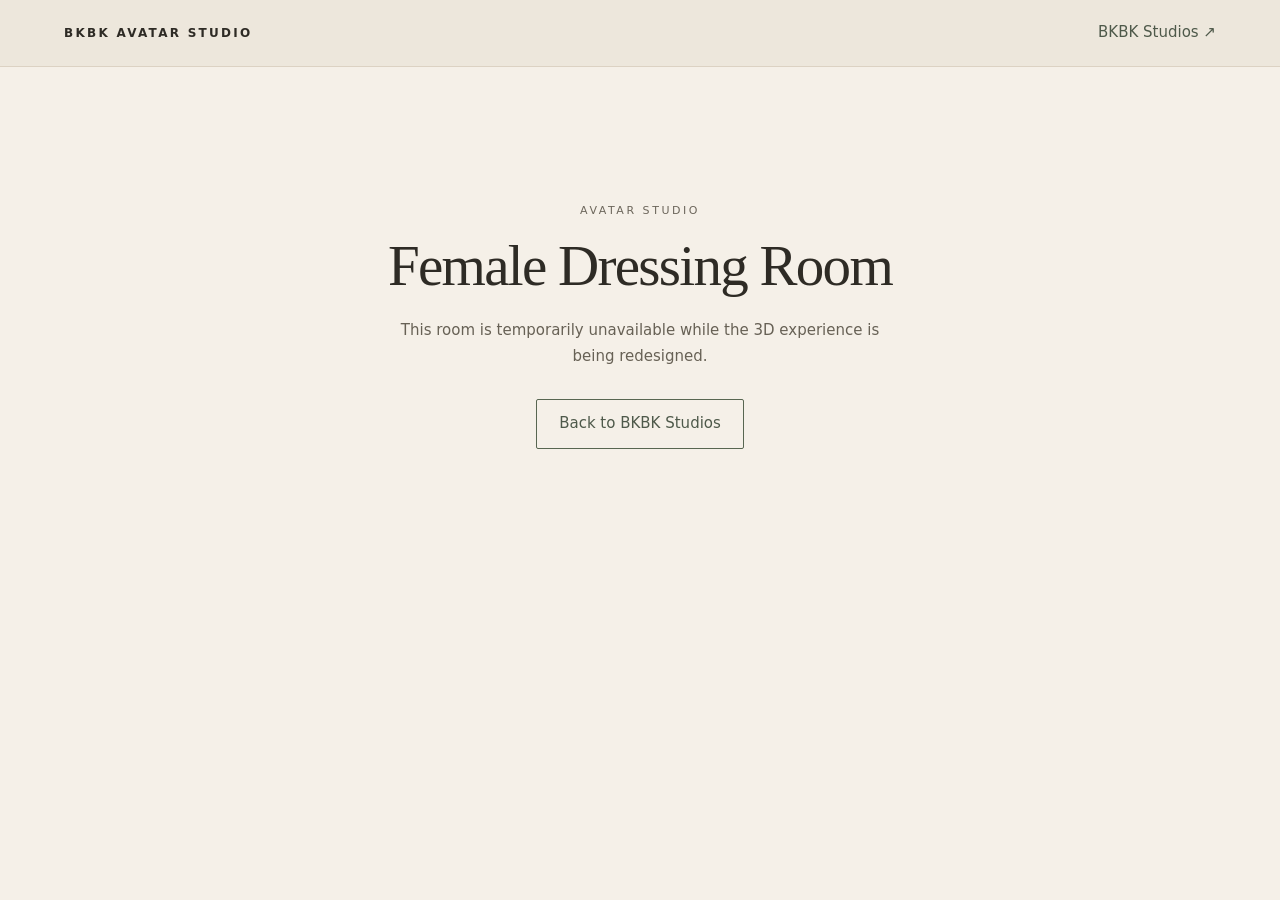
<file: bkbk-avatar-female.html>
<!doctype html>
<html lang="en">
<head>
<meta charset="utf-8"><meta name="viewport" content="width=device-width,initial-scale=1">
<title>BKBK Avatar Studio | Female Dressing Room</title>
<meta name="robots" content="noindex">
<style>
*{box-sizing:border-box}body{margin:0;min-height:100vh;background:#f5f0e8;color:#2e2b25;font:15px/1.7 system-ui,-apple-system,"Segoe UI",sans-serif}
header{padding:20px clamp(20px,5vw,64px);display:flex;align-items:center;justify-content:space-between;gap:18px;background:#ede7dc;border-bottom:1px solid #dcd2c3}
header strong{font-size:12px;letter-spacing:.19em}a{color:#4e594a;text-decoration:none}a:focus-visible{outline:2px solid #5a6851}
main{max-width:830px;margin:clamp(90px,15vh,160px) auto;padding:0 25px;text-align:center}
.kicker{letter-spacing:.23em;text-transform:uppercase;font-size:11px;color:#6c665b}
h1{font:clamp(34px,6vw,57px)/1.12 Georgia,serif;letter-spacing:-.03em;margin:14px 0 20px}
p{color:#676155;max-width:520px;margin:0 auto 30px}
.back{display:inline-block;padding:11px 22px;border:1px solid #586651;border-radius:2px}
</style>
</head>
<body>
<header><strong>BKBK AVATAR STUDIO</strong><a href="index.html#portfolio">BKBK Studios ↗</a></header>
<main>
<div class="kicker">Avatar Studio</div>
<h1>Female Dressing Room</h1>
<p>This room is temporarily unavailable while the 3D experience is being redesigned.</p>
<a class="back" href="index.html#portfolio">Back to BKBK Studios</a>
</main>
</body>
</html>
</file>
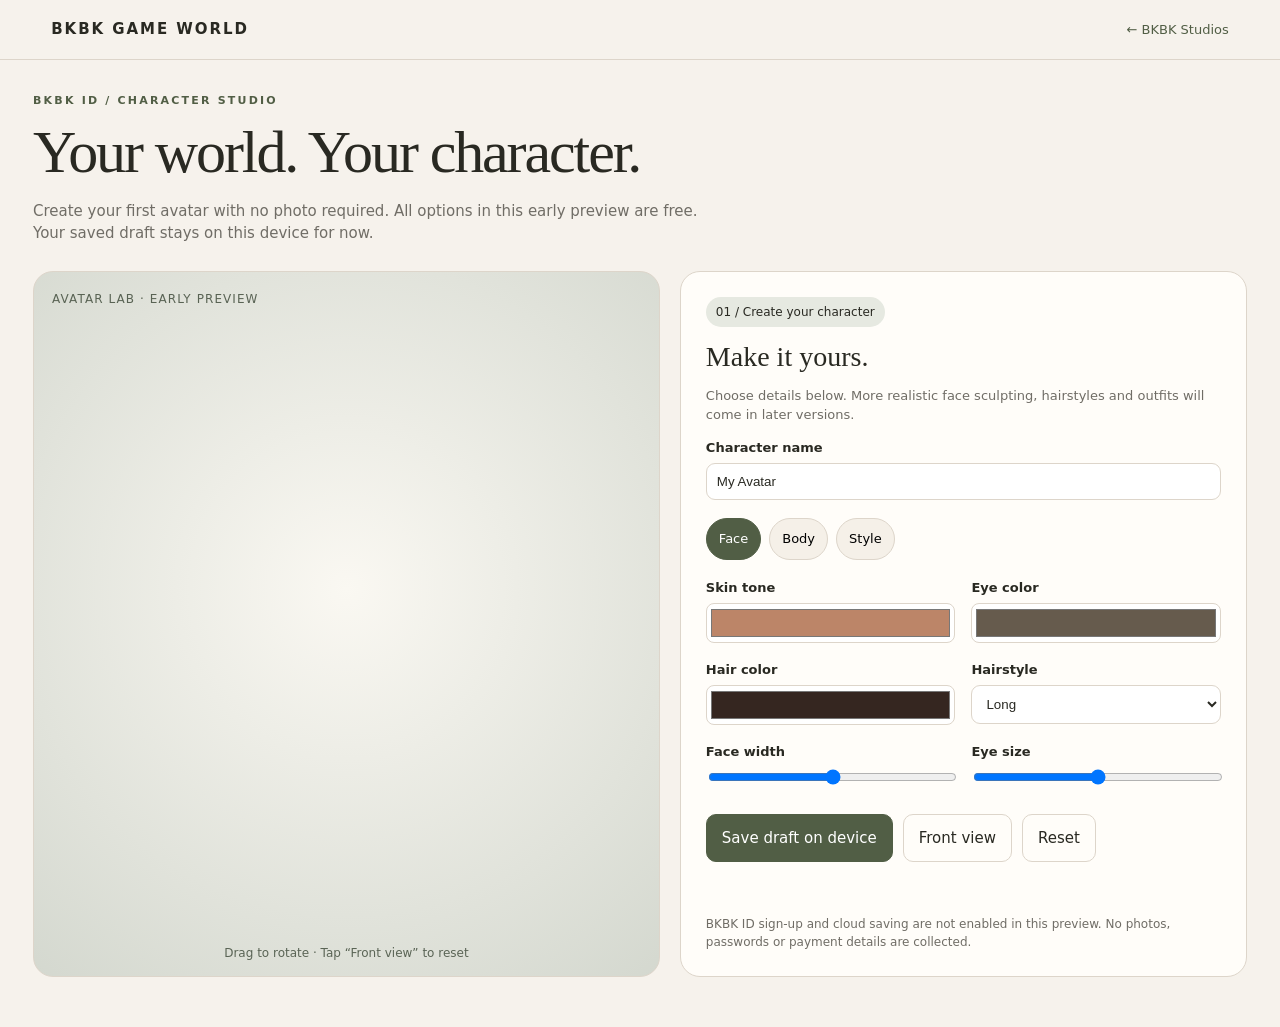
<file: bkbk-avatar-lab.html>
<!doctype html>
<html lang="en"><head><meta charset="utf-8"><meta name="viewport" content="width=device-width,initial-scale=1"><meta name="theme-color" content="#eae2d7"><title>BKBK Game World | Avatar Lab</title>
<style>
:root{color-scheme:light;--ink:#292922;--muted:#706d66;--paper:#f6f2ec;--line:#ddd5ca;--olive:#515e45}*{box-sizing:border-box}body{margin:0;background:var(--paper);color:var(--ink);font:15px/1.5 system-ui,-apple-system,sans-serif}header{padding:18px clamp(18px,4vw,54px);border-bottom:1px solid var(--line);display:flex;justify-content:space-between;align-items:center;gap:12px}header strong{letter-spacing:.13em}header a{color:var(--olive);text-decoration:none;font-size:13px}.shell{max-width:1250px;margin:0 auto;padding:28px 18px 50px}.eyebrow{text-transform:uppercase;letter-spacing:.2em;font-size:11px;color:var(--olive);font-weight:700}h1{font:clamp(34px,5vw,60px)/1.08 Georgia,serif;letter-spacing:-.035em;margin:10px 0}p{color:var(--muted);max-width:670px}.layout{display:grid;grid-template-columns:minmax(0,1.05fr) minmax(300px,.95fr);gap:20px;margin-top:26px}.stage{background:radial-gradient(circle at 50% 45%,#faf8f2,#d4d8cf);border:1px solid var(--line);border-radius:20px;min-height:560px;position:relative;overflow:hidden}canvas{width:100%;height:560px;display:block;touch-action:pan-y}.stage-label{position:absolute;top:18px;left:18px;font-size:12px;letter-spacing:.09em;color:#596354}.stage-foot{position:absolute;bottom:14px;left:0;right:0;text-align:center;color:#5a6455;font-size:12px;pointer-events:none}.panel{border:1px solid var(--line);border-radius:20px;background:#fffdf9;padding:25px}.tabs{display:flex;flex-wrap:wrap;gap:8px;margin:18px 0}.tabs button{background:#f5f0e8;border:1px solid var(--line);padding:10px 12px;border-radius:30px;font-size:13px}.tabs button[aria-selected=true]{background:var(--olive);color:white;border-color:var(--olive)}button{cursor:pointer;font:inherit}button:focus-visible,input:focus-visible,select:focus-visible{outline:3px solid #91a687;outline-offset:2px}.fields{display:grid;grid-template-columns:1fr 1fr;gap:16px}.field{min-width:0}.field label{display:block;font-weight:650;font-size:13px;margin-bottom:6px}select,input[type=range],input[type=text]{width:100%}select,input[type=text]{border:1px solid var(--line);border-radius:9px;padding:10px;background:white;color:var(--ink)}input[type=color]{width:100%;height:40px;border:1px solid var(--line);border-radius:8px;background:white}.actions{display:flex;flex-wrap:wrap;gap:10px;margin-top:22px}.primary,.secondary{border-radius:10px;padding:12px 15px}.primary{background:var(--olive);border:1px solid var(--olive);color:white}.secondary{background:transparent;border:1px solid var(--line);color:var(--ink)}.note{font-size:12px;margin:18px 0 0}.status{font-size:13px;color:#465f3f;min-height:22px}.step{display:inline-block;background:#e6e9e1;border-radius:20px;padding:6px 10px;font-size:12px}.hidden{display:none!important}@media(max-width:760px){.layout{grid-template-columns:1fr}.stage{min-height:430px}canvas{height:430px}.panel{padding:18px}.fields{gap:12px}.shell{padding-top:20px}}
</style></head><body>
<header><strong>BKBK GAME WORLD</strong><a href="./index.html">← BKBK Studios</a></header>
<main class="shell"><span class="eyebrow">BKBK ID / Character Studio</span><h1>Your world. Your character.</h1><p>Create your first avatar with no photo required. All options in this early preview are free. Your saved draft stays on this device for now.</p>
<div class="layout"><section class="stage" aria-label="Interactive 3D avatar preview"><span class="stage-label">AVATAR LAB · EARLY PREVIEW</span><canvas id="scene" aria-label="3D avatar. Drag horizontally to rotate."></canvas><div class="stage-foot">Drag to rotate · Tap “Front view” to reset</div></section>
<section class="panel"><span class="step">01 / Create your character</span><h2 style="font:28px Georgia,serif;margin:14px 0 4px">Make it yours.</h2><p style="font-size:13px">Choose details below. More realistic face sculpting, hairstyles and outfits will come in later versions.</p>
<div class="field"><label for="avatarName">Character name</label><input id="avatarName" type="text" maxlength="30" value="My Avatar" autocomplete="off"></div>
<div class="tabs" role="tablist"><button data-tab="face" role="tab" aria-selected="true">Face</button><button data-tab="body" role="tab" aria-selected="false">Body</button><button data-tab="style" role="tab" aria-selected="false">Style</button></div>
<div class="fields" data-pane="face">
<div class="field"><label for="skin">Skin tone</label><input id="skin" type="color" value="#bc8568"></div>
<div class="field"><label for="eyes">Eye color</label><input id="eyes" type="color" value="#665b4d"></div>
<div class="field"><label for="hair">Hair color</label><input id="hair" type="color" value="#352620"></div>
<div class="field"><label for="hairStyle">Hairstyle</label><select id="hairStyle"><option value="long">Long</option><option value="bob">Bob</option><option value="short">Short</option></select></div>
<div class="field"><label for="faceWidth">Face width</label><input id="faceWidth" type="range" min="80" max="120" value="100"></div>
<div class="field"><label for="eyeSize">Eye size</label><input id="eyeSize" type="range" min="75" max="125" value="100"></div>
</div>
<div class="fields hidden" data-pane="body"><div class="field"><label for="height">Height</label><input id="height" type="range" min="85" max="115" value="100"></div><div class="field"><label for="build">Body build</label><input id="build" type="range" min="75" max="135" value="100"></div></div>
<div class="fields hidden" data-pane="style"><div class="field"><label for="outfit">Outfit</label><select id="outfit"><option value="olive">Olive casual</option><option value="cream">Cream classic</option><option value="plum">Plum streetwear</option><option value="denim">Denim blue</option></select></div><div class="field"><label for="shoes">Shoes</label><select id="shoes"><option value="light">Light sneakers</option><option value="dark">Dark sneakers</option></select></div></div>
<div class="actions"><button id="save" class="primary">Save draft on device</button><button id="front" class="secondary">Front view</button><button id="reset" class="secondary">Reset</button></div><p id="status" class="status" role="status"></p><p class="note">BKBK ID sign-up and cloud saving are not enabled in this preview. No photos, passwords or payment details are collected.</p>
</section></div></main>
<script type="module">
import * as THREE from 'https://esm.sh/three@0.180.0';
const $=id=>document.getElementById(id),fields=['avatarName','skin','eyes','hair','hairStyle','faceWidth','eyeSize','height','build','outfit','shoes'],key='bkbk-avatar-preview-v1';
const defaults={avatarName:'My Avatar',skin:'#bc8568',eyes:'#665b4d',hair:'#352620',hairStyle:'long',faceWidth:'100',eyeSize:'100',height:'100',build:'100',outfit:'olive',shoes:'light'};
let state={...defaults};try{const saved=JSON.parse(localStorage.getItem(key));if(saved&&typeof saved==='object')for(const k of fields)if(typeof saved[k]==='string')state[k]=saved[k]}catch{}
for(const k of fields)$(k).value=state[k];
const canvas=$('scene'),renderer=new THREE.WebGLRenderer({canvas,antialias:true,alpha:true});renderer.setPixelRatio(Math.min(window.devicePixelRatio||1,2));renderer.outputColorSpace=THREE.SRGBColorSpace;
const scene=new THREE.Scene(),camera=new THREE.PerspectiveCamera(33,1,.1,100);camera.position.set(0,1.55,7.9);camera.lookAt(0,1.45,0);
scene.add(new THREE.HemisphereLight(0xffffff,0x9ca28d,2.15));const keyLight=new THREE.DirectionalLight(0xffffff,3);keyLight.position.set(-3,7,6);scene.add(keyLight);const rim=new THREE.DirectionalLight(0xf4e6cc,1.3);rim.position.set(3,3,-4);scene.add(rim);
const floor=new THREE.Mesh(new THREE.CylinderGeometry(1.75,1.85,.12,56),new THREE.MeshStandardMaterial({color:0xc4c7b8,roughness:.9}));floor.position.y=-.13;scene.add(floor);
const avatar=new THREE.Group();scene.add(avatar);
const mat=(color,roughness=.85)=>new THREE.MeshStandardMaterial({color,roughness});const mesh=(geometry,material,parent,x=0,y=0,z=0)=>{const o=new THREE.Mesh(geometry,material);o.position.set(x,y,z);parent.add(o);return o};
const sphere=(r,m,p,x,y,z,sx=1,sy=1,sz=1)=>{const a=mesh(new THREE.SphereGeometry(r,32,24),m,p,x,y,z);a.scale.set(sx,sy,sz);return a};
function makeAvatar(){avatar.clear();const skin=mat(state.skin),hair=mat(state.hair),eye=mat(state.eyes,.4),white=mat('#fff7ee'),black=mat('#25221f'),lip=mat('#9a5e5d');
const color={olive:'#59634d',cream:'#e6d8c5',plum:'#785b6a',denim:'#4e6a85'}[state.outfit]||'#59634d',fabric=mat(color),pants=mat('#393d3f'),shoe=mat(state.shoes==='dark'?'#393734':'#e5e0d7');
const h=Number(state.height)/100,b=Number(state.build)/100,fw=Number(state.faceWidth)/100,es=Number(state.eyeSize)/100;
const body=new THREE.Group();avatar.add(body);body.scale.y=h;
const torso=sphere(.68,fabric,body,0,1.6,0,.72*b,1.02,.47);sphere(.43,fabric,body,0,1.12,0,.83*b,.67,.55);
for(const sign of [-1,1]){const x=sign*.57*b;sphere(.22,fabric,body,x,1.85,0,.9,1.1,.95);const arm=mesh(new THREE.CylinderGeometry(.16,.13,1.03,24),fabric,body,x+sign*.11,1.35,0);arm.rotation.z=sign*.12;sphere(.14,skin,body,x+sign*.18,.79,0);mesh(new THREE.CylinderGeometry(.22*b,.18*b,.83,24),pants,body,sign*.25*b,.59,0);sphere(.25,shoe,body,sign*.25*b,.10,.13,1,.42,1.5)}
mesh(new THREE.CylinderGeometry(.17,.18,.35,24),skin,body,0,2.34,0);
const head=new THREE.Group();head.position.set(0,2.83,0);body.add(head);
sphere(.51,skin,head,0,0,0,fw,1.15,.86);
for(const sign of [-1,1]){sphere(.13,skin,head,sign*.5*fw,-.035,0,.48,.85,.6);sphere(.148,white,head,sign*.19,.055,.423,1.05,.72,.31);sphere(.096*es,eye,head,sign*.19,.052,.517,1,.92,.4);sphere(.049,black,head,sign*.19,.049,.551);sphere(.024,white,head,sign*.19-.029,.084,.57);const brow=sphere(.14,hair,head,sign*.19,.205,.421,1.05,.14,.48);brow.rotation.z=-sign*.1}
sphere(.10,skin,head,0,-.108,.51,.8,1.05,1);sphere(.155,lip,head,0,-.292,.435,1,.23,.3);
const cap=sphere(.515,hair,head,0,.25,-.06,1.04,.82,1.02);
if(state.hairStyle==='long'||state.hairStyle==='bob'){const len=state.hairStyle==='long'?.83:.36;for(const sign of [-1,1])sphere(.24,hair,head,sign*.43,-.19-(len-.36)*.42,-.16,.72,len,.98);}
if(state.hairStyle==='short')sphere(.48,hair,head,0,.37,-.09,1,.43,.98);
avatar.position.y=.08;
}
function resize(){const r=canvas.getBoundingClientRect();renderer.setSize(r.width,r.height,false);camera.aspect=r.width/r.height;camera.updateProjectionMatrix()}window.addEventListener('resize',resize);resize();
let drag=false,last=0;canvas.addEventListener('pointerdown',e=>{drag=true;last=e.clientX;canvas.setPointerCapture(e.pointerId)});canvas.addEventListener('pointerup',()=>drag=false);canvas.addEventListener('pointercancel',()=>drag=false);canvas.addEventListener('pointermove',e=>{if(drag){avatar.rotation.y+=(e.clientX-last)*.012;last=e.clientX}});
for(const k of fields){$(k).addEventListener('input',()=>{state[k]=$(k).value;if(k!=='avatarName')makeAvatar()})}
document.querySelectorAll('[data-tab]').forEach(tab=>tab.addEventListener('click',()=>{document.querySelectorAll('[data-tab]').forEach(t=>t.setAttribute('aria-selected',String(t===tab)));document.querySelectorAll('[data-pane]').forEach(p=>p.classList.toggle('hidden',p.dataset.pane!==tab.dataset.tab))}));
$('save').onclick=()=>{try{localStorage.setItem(key,JSON.stringify(state));$('status').textContent='Draft saved on this device ✓'}catch{$('status').textContent='Could not save on this device.'}};
$('front').onclick=()=>avatar.rotation.y=0;
$('reset').onclick=()=>{state={...defaults};for(const k of fields)$(k).value=state[k];makeAvatar();$('status').textContent='Character reset. Save to keep these changes.'};makeAvatar();
function tick(){requestAnimationFrame(tick);renderer.render(scene,camera)}tick();
</script></body></html>
</file>
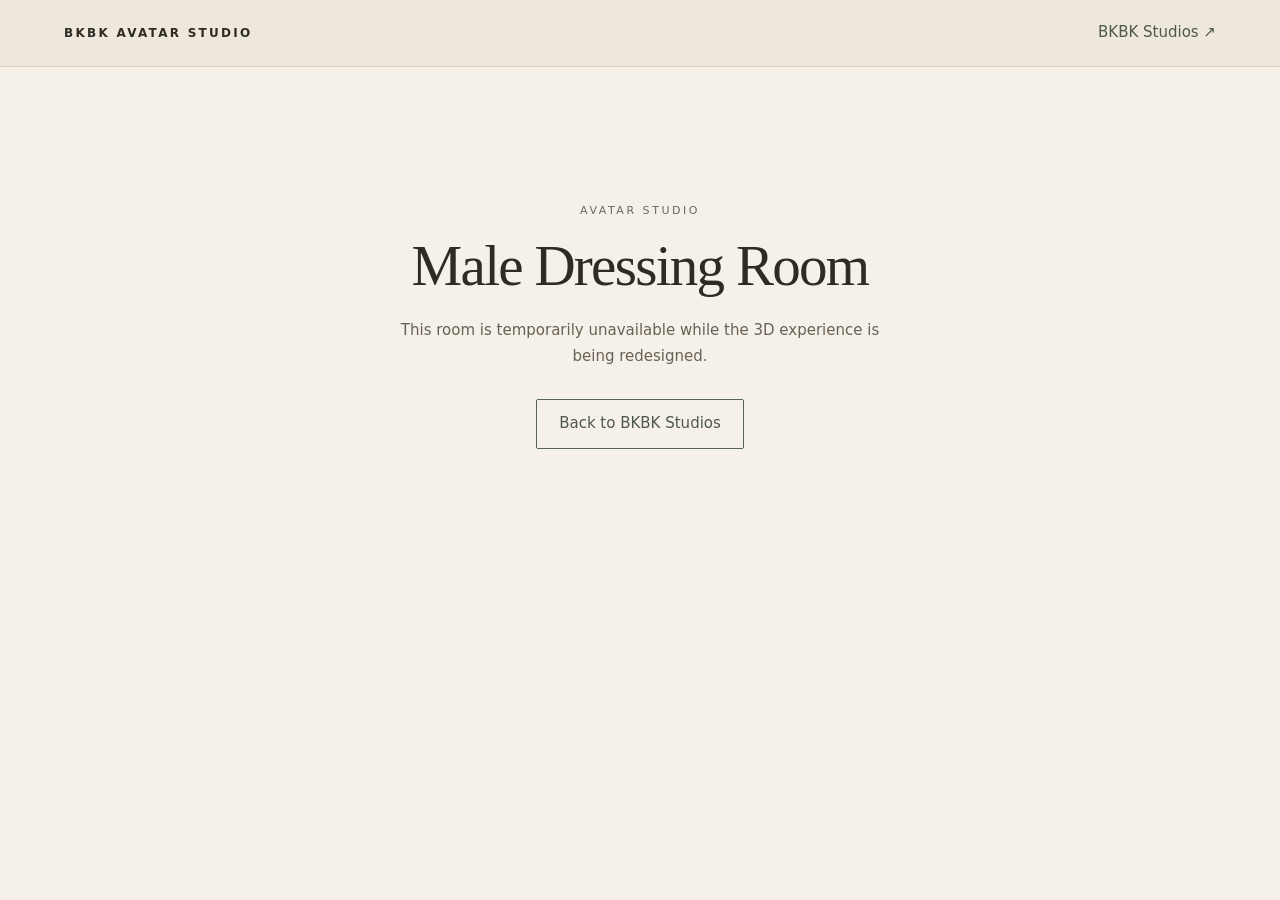
<file: bkbk-avatar-male.html>
<!doctype html>
<html lang="en">
<head>
<meta charset="utf-8"><meta name="viewport" content="width=device-width,initial-scale=1">
<title>BKBK Avatar Studio | Male Dressing Room</title>
<meta name="robots" content="noindex">
<style>
*{box-sizing:border-box}body{margin:0;min-height:100vh;background:#f5f0e8;color:#2e2b25;font:15px/1.7 system-ui,-apple-system,"Segoe UI",sans-serif}
header{padding:20px clamp(20px,5vw,64px);display:flex;align-items:center;justify-content:space-between;gap:18px;background:#ede7dc;border-bottom:1px solid #dcd2c3}
header strong{font-size:12px;letter-spacing:.19em}a{color:#4e594a;text-decoration:none}a:focus-visible{outline:2px solid #5a6851}
main{max-width:830px;margin:clamp(90px,15vh,160px) auto;padding:0 25px;text-align:center}
.kicker{letter-spacing:.23em;text-transform:uppercase;font-size:11px;color:#6c665b}
h1{font:clamp(34px,6vw,57px)/1.12 Georgia,serif;letter-spacing:-.03em;margin:14px 0 20px}
p{color:#676155;max-width:520px;margin:0 auto 30px}
.back{display:inline-block;padding:11px 22px;border:1px solid #586651;border-radius:2px}
</style>
</head>
<body>
<header><strong>BKBK AVATAR STUDIO</strong><a href="index.html#portfolio">BKBK Studios ↗</a></header>
<main>
<div class="kicker">Avatar Studio</div>
<h1>Male Dressing Room</h1>
<p>This room is temporarily unavailable while the 3D experience is being redesigned.</p>
<a class="back" href="index.html#portfolio">Back to BKBK Studios</a>
</main>
</body>
</html>
</file>
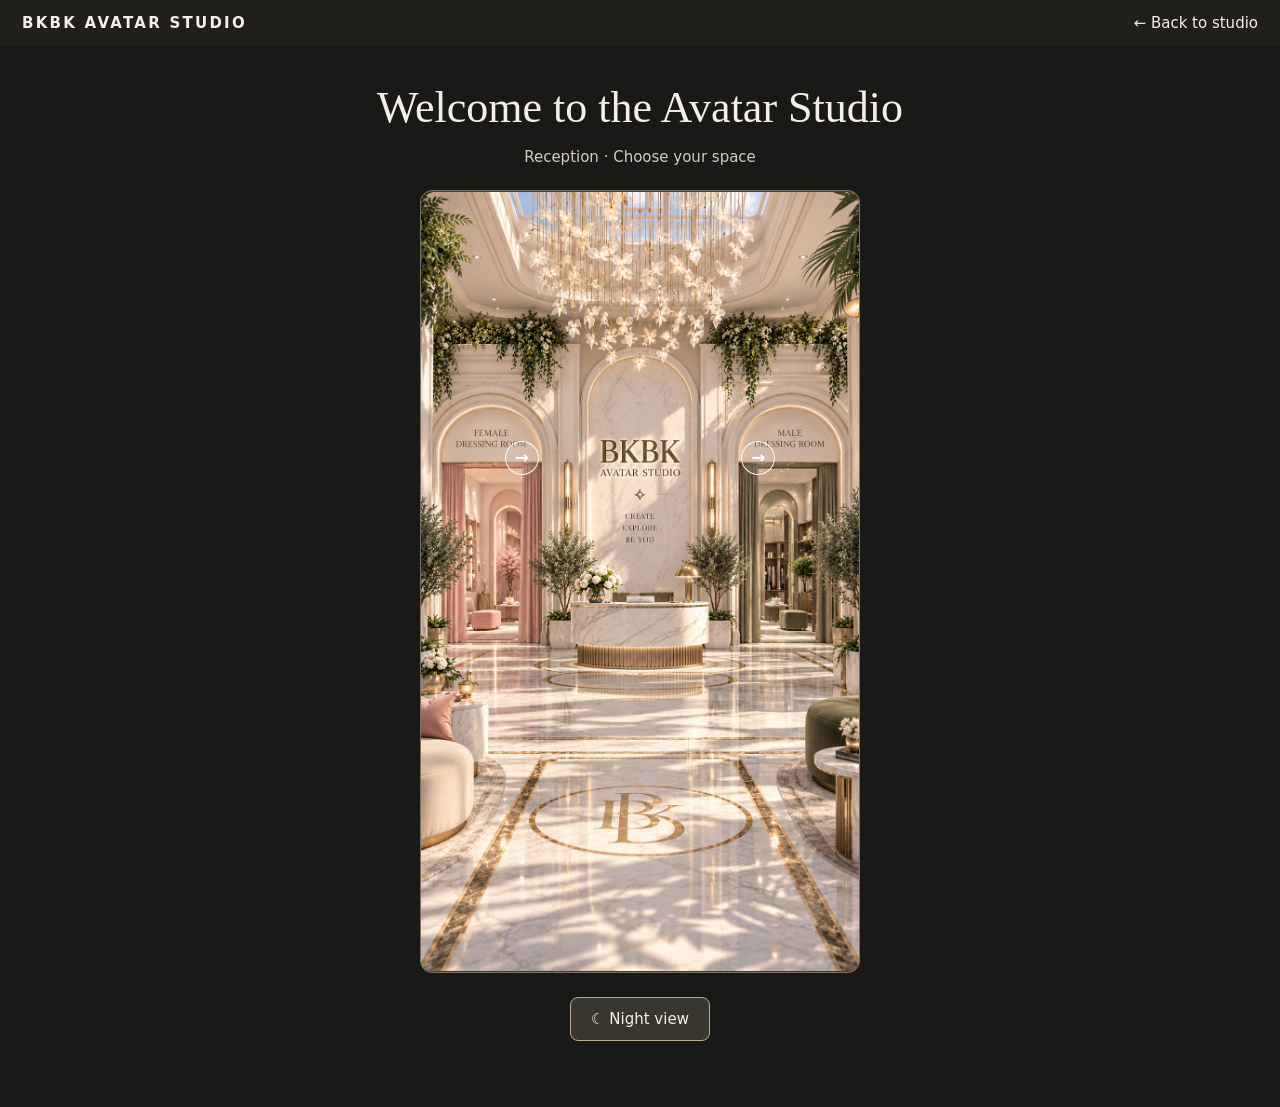
<file: bkbk-avatar-reception.html>
<!doctype html><html lang="en"><head><meta charset="utf-8"><meta name="viewport" content="width=device-width,initial-scale=1"><title>BKBK Avatar Studio | Reception</title><style>
*{box-sizing:border-box}body{margin:0;background:#191917;color:#f7efe5;font:15px system-ui,-apple-system,sans-serif}header{padding:14px 22px;display:flex;align-items:center;justify-content:space-between;gap:16px;background:#211f1c}header a{color:inherit;text-decoration:none}header strong{letter-spacing:.15em}main{max-width:1050px;margin:auto;padding:24px 16px 48px;text-align:center}h1{font:clamp(26px,5vw,44px) Georgia,serif;margin:12px auto}p{color:#d8cabc}.stage{position:relative;margin:24px auto;width:min(96vw,calc(87dvh * 9 / 16),715px);aspect-ratio:9/16;max-height:87dvh;overflow:hidden;background:#443e34;border:1px solid #777063;border-radius:12px}.stage img{position:absolute;inset:0;width:100%;height:100%;object-fit:contain;transition:opacity .45s}.stage .night{opacity:0}body.night .stage .night{opacity:1}.controls{display:flex;align-items:center;justify-content:center;flex-wrap:wrap;gap:12px;margin:18px auto}button,.back{border:1px solid #b9a892;color:inherit;background:#393630;border-radius:8px;padding:12px 20px;font:inherit;cursor:pointer}button[disabled]{opacity:.6;cursor:not-allowed}.room-navigation{display:flex;justify-content:center;flex-wrap:wrap;gap:10px;margin:18px auto}.room-link,.room-pending{padding:14px 18px;border:1px solid #b9a892;border-radius:8px}.room-link{color:white;background:#59664b;font-weight:700;text-decoration:none}.room-pending{opacity:.65}.stage .room-hotspot{position:absolute;top:32%;z-index:5;display:flex;align-items:center;justify-content:center;width:34px;height:34px;min-width:34px;min-height:34px;max-width:34px;max-height:34px;aspect-ratio:1;border-radius:9999px!important;border:1.5px solid rgba(255,255,255,.95);background:rgba(255,255,255,.12)!important;color:#fff;text-decoration:none;font:600 17px/1 system-ui,sans-serif;box-shadow:none!important;padding:0!important;touch-action:manipulation;transform:translateX(-50%);box-sizing:border-box;backdrop-filter:none}.female-door-label{left:23%}.male-door-label{left:77%;opacity:1;cursor:pointer}.room-hotspot:focus-visible{outline:3px solid white;outline-offset:3px}.stage img{pointer-events:none}.room-link:focus-visible,.room-hotspot:focus-visible{outline:3px solid #fff;outline-offset:3px}.hint{font-size:13px}button:focus-visible,a:focus-visible{outline:3px solid #e4c597;outline-offset:3px}@media(max-width:600px){.stage{width:min(96vw,calc(87dvh * 9 / 16),715px);max-height:87dvh}}
.female-scene{display:none}body.show-female .reception-scene{display:none}body.show-female .female-scene{display:block}.female-scene .stage img.night{opacity:0}body.night .female-scene .stage img.night{opacity:1}</style></head><body><header><strong>BKBK AVATAR STUDIO</strong><a href="index.html#portfolio">← Back to studio</a></header><main><section class="reception-scene"><h1>Welcome to the Avatar Studio</h1><p>Reception · Choose your space</p><div class="stage" aria-label="Avatar Studio reception interior"><img class="day" src="assets/8C7D4EBF-6DA0-406C-A52F-5EC39F4D7210.png" alt="Reception by day"><img class="night" src="assets/267DEB92-3376-4DF8-BDE2-36D5142D3493.png" alt=""><a class="room-hotspot female-door-label" href="bkbk-avatar-female.html?v=20261014-3d" aria-label="Enter Female Dressing Room">→</a><a class="room-hotspot male-door-label" href="./bkbk-avatar-male.html?v=20261014-3d" aria-label="Enter Male Dressing Room">→</a></div><div class="controls"><button id="time" type="button" aria-pressed="false">☾ Night view</button></div></section><section class="female-scene" id="female-room"><h1>Female Dressing Room</h1><p>Avatar Studio · Female Corner</p><div class="stage"><img class="day" src="assets/419E8041-867B-44AD-B17A-5C8B7BAABD12.png" alt="Female room daytime"><img class="night" src="assets/5F60E49E-18EE-41D3-9A91-AFF8A390CA3A.png" alt="Female room nighttime"></div><div class="controls"><button type="button" id="female-time">☾ Night view</button><button type="button" class="back" id="back-reception">← Back to Reception</button></div></section></main><script>const time=document.getElementById('time');let night=false;try{night=localStorage.getItem('bkbk-mode')==='night'}catch{}function render(){document.body.classList.toggle('night',night);time.textContent=night?'☀ Day view':'☾ Night view';time.setAttribute('aria-pressed',String(night))}time.addEventListener('click',()=>{night=!night;render()});render();const femaleTime=document.getElementById('female-time');function route(){const female=location.hash==='#female-room';document.body.classList.toggle('show-female',female);femaleTime.textContent=night?'☀ Day view':'☾ Night view';window.scrollTo(0,0)}document.getElementById('back-reception').addEventListener('click',()=>{history.pushState(null,'','#reception');route()});window.addEventListener('popstate',route);window.addEventListener('hashchange',route);femaleTime.addEventListener('click',()=>{time.click();route()});route();</script></body></html>
</file>
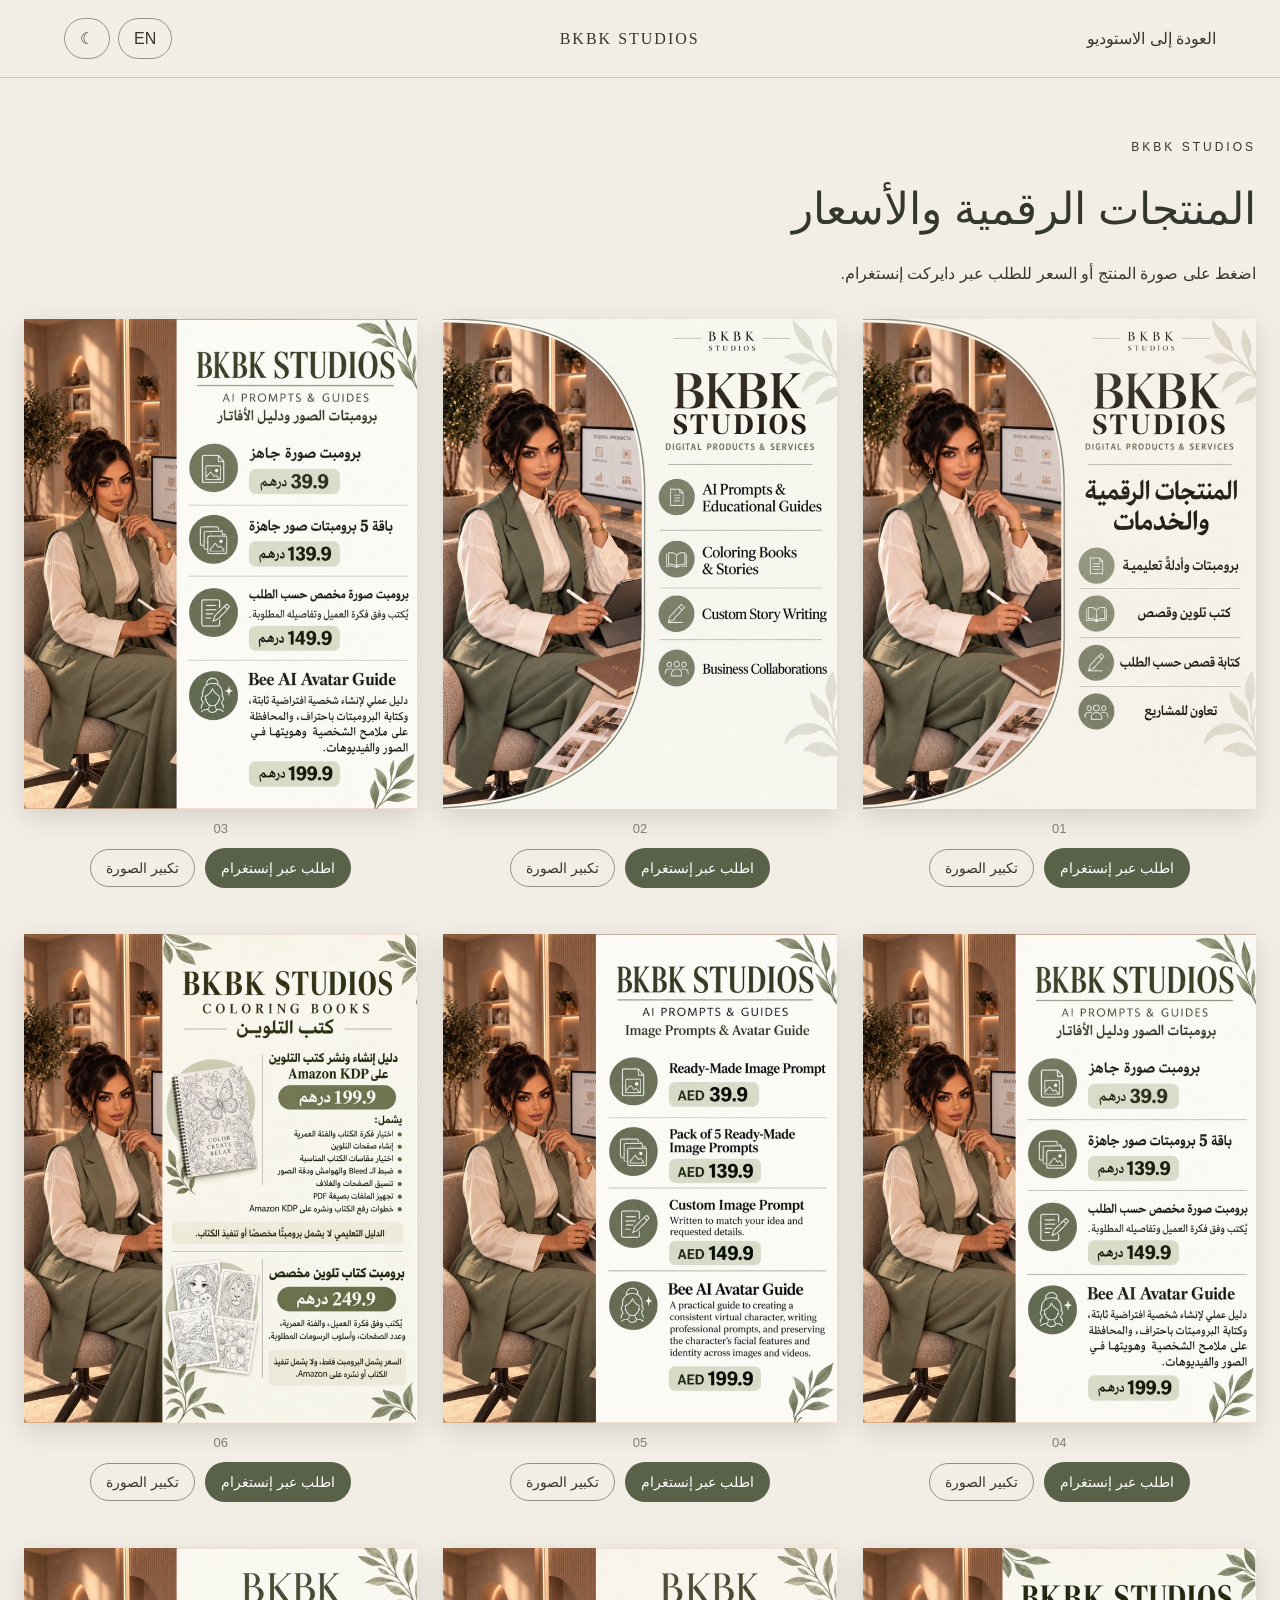
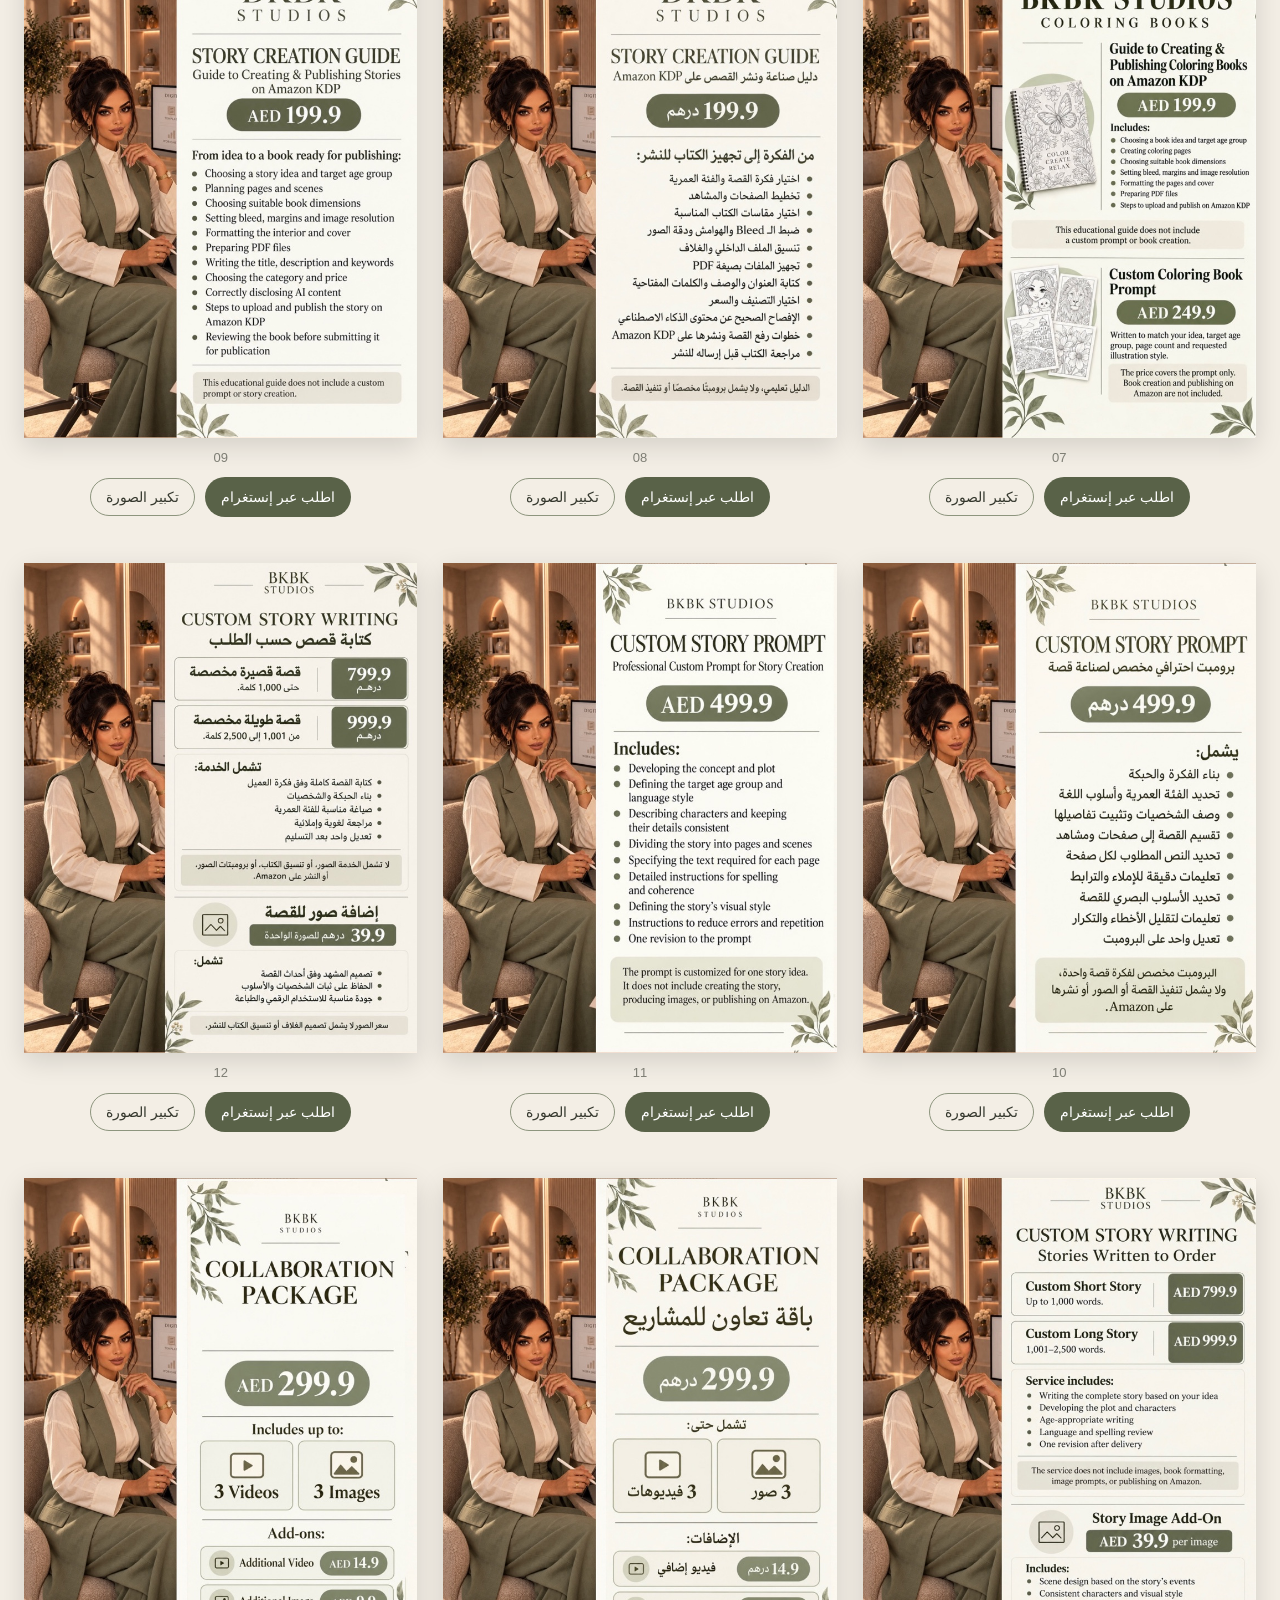
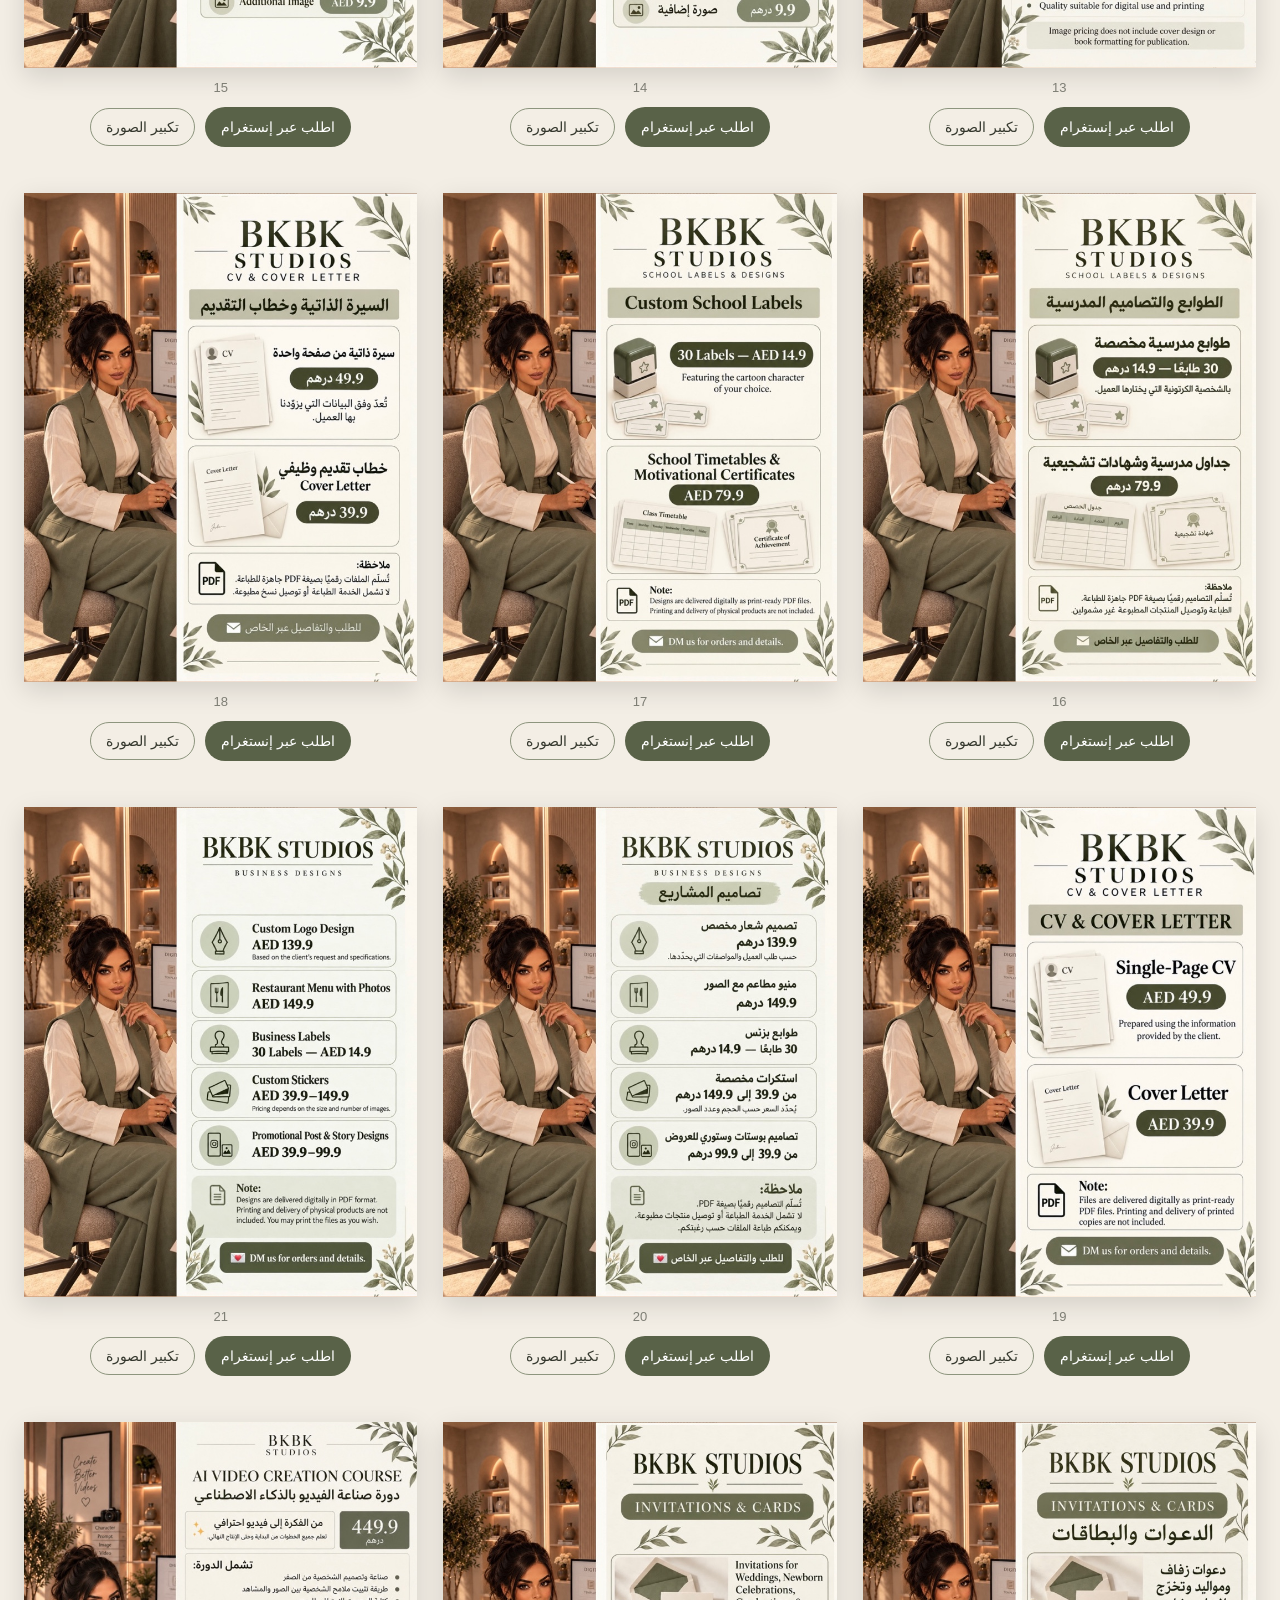
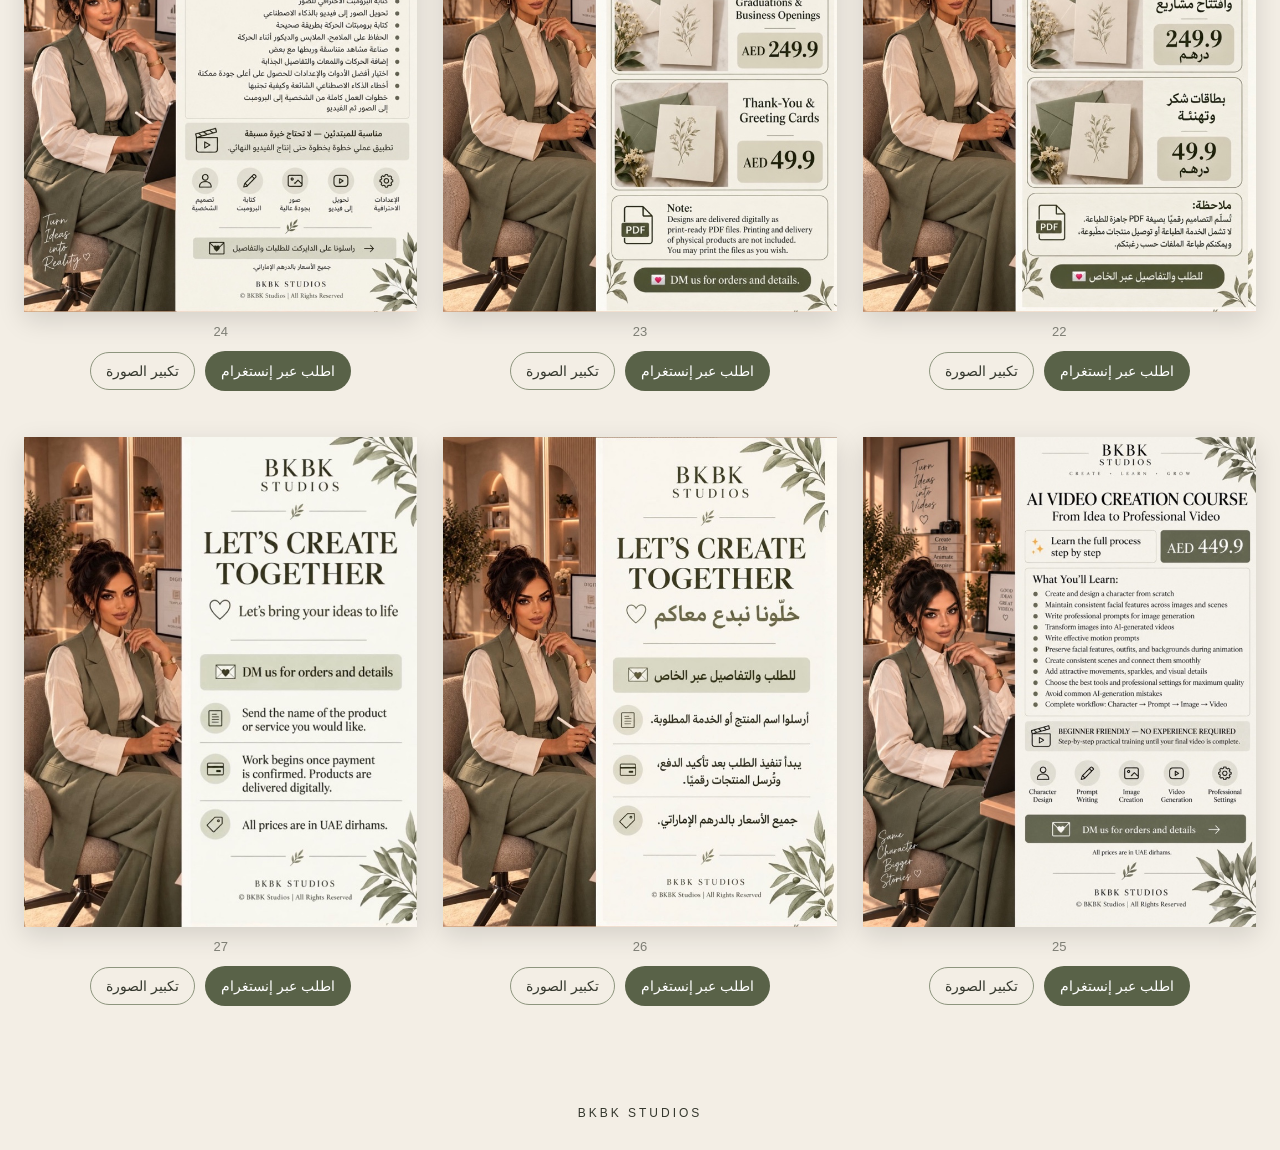
<file: products.html>
<!doctype html><html lang="ar" dir="rtl"><head><meta charset="utf-8"><meta name="viewport" content="width=device-width,initial-scale=1"><title>المنتجات الرقمية والأسعار | BKBK Studios</title><link rel="stylesheet" href="products.css?v=orders1"><script src="products.js?v=orders1" defer></script><link rel="stylesheet" href="cursor.css?v=20261012"><script src="cursor.js?v=20261012" defer></script></head><body><header><a href="index.html#shop" id="back">العودة إلى الاستوديو</a><a class="brand" href="index.html#home">BKBK STUDIOS</a><div><button id="language">EN</button><button id="mode" aria-label="الوضع الليلي">☾</button></div></header><main><p class="eyebrow">BKBK STUDIOS</p><h1 id="title">المنتجات الرقمية والأسعار</h1><p id="hint">اضغط على صورة المنتج أو السعر للطلب عبر دايركت إنستغرام.</p><div class="gallery"><article class="product-sheet"><a class="sheet" href="https://ig.me/m/bkbkstudios" data-sheet="1"><img src="assets/products/2176.jpg" width="710" height="884" loading="lazy" alt="BKBK Studios — 01"><span>01</span></a><div class="sheet-actions"><a class="order-link" href="https://ig.me/m/bkbkstudios">اطلب عبر إنستغرام</a><button class="enlarge" data-image="assets/products/2176.jpg" data-page="1">تكبير الصورة</button></div></article><article class="product-sheet"><a class="sheet" href="https://ig.me/m/bkbkstudios" data-sheet="2"><img src="assets/products/2177.jpg" width="710" height="884" loading="lazy" alt="BKBK Studios — 02"><span>02</span></a><div class="sheet-actions"><a class="order-link" href="https://ig.me/m/bkbkstudios">اطلب عبر إنستغرام</a><button class="enlarge" data-image="assets/products/2177.jpg" data-page="2">تكبير الصورة</button></div></article><article class="product-sheet"><a class="sheet" href="https://ig.me/m/bkbkstudios" data-sheet="3"><img src="assets/products/2178.jpg" width="710" height="884" loading="lazy" alt="BKBK Studios — 03"><span>03</span></a><div class="sheet-actions"><a class="order-link" href="https://ig.me/m/bkbkstudios">اطلب عبر إنستغرام</a><button class="enlarge" data-image="assets/products/2178.jpg" data-page="3">تكبير الصورة</button></div></article><article class="product-sheet"><a class="sheet" href="https://ig.me/m/bkbkstudios" data-sheet="4"><img src="assets/products/2179.jpg" width="710" height="884" loading="lazy" alt="BKBK Studios — 04"><span>04</span></a><div class="sheet-actions"><a class="order-link" href="https://ig.me/m/bkbkstudios">اطلب عبر إنستغرام</a><button class="enlarge" data-image="assets/products/2179.jpg" data-page="4">تكبير الصورة</button></div></article><article class="product-sheet"><a class="sheet" href="https://ig.me/m/bkbkstudios" data-sheet="5"><img src="assets/products/2180.jpg" width="710" height="884" loading="lazy" alt="BKBK Studios — 05"><span>05</span></a><div class="sheet-actions"><a class="order-link" href="https://ig.me/m/bkbkstudios">اطلب عبر إنستغرام</a><button class="enlarge" data-image="assets/products/2180.jpg" data-page="5">تكبير الصورة</button></div></article><article class="product-sheet"><a class="sheet" href="https://ig.me/m/bkbkstudios" data-sheet="6"><img src="assets/products/2181.jpg" width="710" height="884" loading="lazy" alt="BKBK Studios — 06"><span>06</span></a><div class="sheet-actions"><a class="order-link" href="https://ig.me/m/bkbkstudios">اطلب عبر إنستغرام</a><button class="enlarge" data-image="assets/products/2181.jpg" data-page="6">تكبير الصورة</button></div></article><article class="product-sheet"><a class="sheet" href="https://ig.me/m/bkbkstudios" data-sheet="7"><img src="assets/products/2182.jpg" width="710" height="884" loading="lazy" alt="BKBK Studios — 07"><span>07</span></a><div class="sheet-actions"><a class="order-link" href="https://ig.me/m/bkbkstudios">اطلب عبر إنستغرام</a><button class="enlarge" data-image="assets/products/2182.jpg" data-page="7">تكبير الصورة</button></div></article><article class="product-sheet"><a class="sheet" href="https://ig.me/m/bkbkstudios" data-sheet="8"><img src="assets/products/2183.jpg" width="710" height="884" loading="lazy" alt="BKBK Studios — 08"><span>08</span></a><div class="sheet-actions"><a class="order-link" href="https://ig.me/m/bkbkstudios">اطلب عبر إنستغرام</a><button class="enlarge" data-image="assets/products/2183.jpg" data-page="8">تكبير الصورة</button></div></article><article class="product-sheet"><a class="sheet" href="https://ig.me/m/bkbkstudios" data-sheet="9"><img src="assets/products/2184.jpg" width="710" height="884" loading="lazy" alt="BKBK Studios — 09"><span>09</span></a><div class="sheet-actions"><a class="order-link" href="https://ig.me/m/bkbkstudios">اطلب عبر إنستغرام</a><button class="enlarge" data-image="assets/products/2184.jpg" data-page="9">تكبير الصورة</button></div></article><article class="product-sheet"><a class="sheet" href="https://ig.me/m/bkbkstudios" data-sheet="10"><img src="assets/products/2185.jpg" width="710" height="884" loading="lazy" alt="BKBK Studios — 10"><span>10</span></a><div class="sheet-actions"><a class="order-link" href="https://ig.me/m/bkbkstudios">اطلب عبر إنستغرام</a><button class="enlarge" data-image="assets/products/2185.jpg" data-page="10">تكبير الصورة</button></div></article><article class="product-sheet"><a class="sheet" href="https://ig.me/m/bkbkstudios" data-sheet="11"><img src="assets/products/2186.jpg" width="710" height="884" loading="lazy" alt="BKBK Studios — 11"><span>11</span></a><div class="sheet-actions"><a class="order-link" href="https://ig.me/m/bkbkstudios">اطلب عبر إنستغرام</a><button class="enlarge" data-image="assets/products/2186.jpg" data-page="11">تكبير الصورة</button></div></article><article class="product-sheet"><a class="sheet" href="https://ig.me/m/bkbkstudios" data-sheet="12"><img src="assets/products/2187.jpg" width="710" height="884" loading="lazy" alt="BKBK Studios — 12"><span>12</span></a><div class="sheet-actions"><a class="order-link" href="https://ig.me/m/bkbkstudios">اطلب عبر إنستغرام</a><button class="enlarge" data-image="assets/products/2187.jpg" data-page="12">تكبير الصورة</button></div></article><article class="product-sheet"><a class="sheet" href="https://ig.me/m/bkbkstudios" data-sheet="13"><img src="assets/products/2188.jpg" width="710" height="884" loading="lazy" alt="BKBK Studios — 13"><span>13</span></a><div class="sheet-actions"><a class="order-link" href="https://ig.me/m/bkbkstudios">اطلب عبر إنستغرام</a><button class="enlarge" data-image="assets/products/2188.jpg" data-page="13">تكبير الصورة</button></div></article><article class="product-sheet"><a class="sheet" href="https://ig.me/m/bkbkstudios" data-sheet="14"><img src="assets/products/2189.jpg" width="710" height="884" loading="lazy" alt="BKBK Studios — 14"><span>14</span></a><div class="sheet-actions"><a class="order-link" href="https://ig.me/m/bkbkstudios">اطلب عبر إنستغرام</a><button class="enlarge" data-image="assets/products/2189.jpg" data-page="14">تكبير الصورة</button></div></article><article class="product-sheet"><a class="sheet" href="https://ig.me/m/bkbkstudios" data-sheet="15"><img src="assets/products/2190.jpg" width="710" height="884" loading="lazy" alt="BKBK Studios — 15"><span>15</span></a><div class="sheet-actions"><a class="order-link" href="https://ig.me/m/bkbkstudios">اطلب عبر إنستغرام</a><button class="enlarge" data-image="assets/products/2190.jpg" data-page="15">تكبير الصورة</button></div></article><article class="product-sheet"><a class="sheet" href="https://ig.me/m/bkbkstudios" data-sheet="16"><img src="assets/products/2191.jpg" width="710" height="884" loading="lazy" alt="BKBK Studios — 16"><span>16</span></a><div class="sheet-actions"><a class="order-link" href="https://ig.me/m/bkbkstudios">اطلب عبر إنستغرام</a><button class="enlarge" data-image="assets/products/2191.jpg" data-page="16">تكبير الصورة</button></div></article><article class="product-sheet"><a class="sheet" href="https://ig.me/m/bkbkstudios" data-sheet="17"><img src="assets/products/2192.jpg" width="710" height="884" loading="lazy" alt="BKBK Studios — 17"><span>17</span></a><div class="sheet-actions"><a class="order-link" href="https://ig.me/m/bkbkstudios">اطلب عبر إنستغرام</a><button class="enlarge" data-image="assets/products/2192.jpg" data-page="17">تكبير الصورة</button></div></article><article class="product-sheet"><a class="sheet" href="https://ig.me/m/bkbkstudios" data-sheet="18"><img src="assets/products/2193.jpg" width="710" height="884" loading="lazy" alt="BKBK Studios — 18"><span>18</span></a><div class="sheet-actions"><a class="order-link" href="https://ig.me/m/bkbkstudios">اطلب عبر إنستغرام</a><button class="enlarge" data-image="assets/products/2193.jpg" data-page="18">تكبير الصورة</button></div></article><article class="product-sheet"><a class="sheet" href="https://ig.me/m/bkbkstudios" data-sheet="19"><img src="assets/products/2194.jpg" width="710" height="884" loading="lazy" alt="BKBK Studios — 19"><span>19</span></a><div class="sheet-actions"><a class="order-link" href="https://ig.me/m/bkbkstudios">اطلب عبر إنستغرام</a><button class="enlarge" data-image="assets/products/2194.jpg" data-page="19">تكبير الصورة</button></div></article><article class="product-sheet"><a class="sheet" href="https://ig.me/m/bkbkstudios" data-sheet="20"><img src="assets/products/2195.jpg" width="710" height="884" loading="lazy" alt="BKBK Studios — 20"><span>20</span></a><div class="sheet-actions"><a class="order-link" href="https://ig.me/m/bkbkstudios">اطلب عبر إنستغرام</a><button class="enlarge" data-image="assets/products/2195.jpg" data-page="20">تكبير الصورة</button></div></article><article class="product-sheet"><a class="sheet" href="https://ig.me/m/bkbkstudios" data-sheet="21"><img src="assets/products/2196.jpg" width="710" height="884" loading="lazy" alt="BKBK Studios — 21"><span>21</span></a><div class="sheet-actions"><a class="order-link" href="https://ig.me/m/bkbkstudios">اطلب عبر إنستغرام</a><button class="enlarge" data-image="assets/products/2196.jpg" data-page="21">تكبير الصورة</button></div></article><article class="product-sheet"><a class="sheet" href="https://ig.me/m/bkbkstudios" data-sheet="22"><img src="assets/products/2197.jpg" width="710" height="884" loading="lazy" alt="BKBK Studios — 22"><span>22</span></a><div class="sheet-actions"><a class="order-link" href="https://ig.me/m/bkbkstudios">اطلب عبر إنستغرام</a><button class="enlarge" data-image="assets/products/2197.jpg" data-page="22">تكبير الصورة</button></div></article><article class="product-sheet"><a class="sheet" href="https://ig.me/m/bkbkstudios" data-sheet="23"><img src="assets/products/2198.jpg" width="710" height="884" loading="lazy" alt="BKBK Studios — 23"><span>23</span></a><div class="sheet-actions"><a class="order-link" href="https://ig.me/m/bkbkstudios">اطلب عبر إنستغرام</a><button class="enlarge" data-image="assets/products/2198.jpg" data-page="23">تكبير الصورة</button></div></article><article class="product-sheet"><a class="sheet" href="https://ig.me/m/bkbkstudios" data-sheet="24"><img src="assets/products/2199.jpg" width="710" height="884" loading="lazy" alt="BKBK Studios — 24"><span>24</span></a><div class="sheet-actions"><a class="order-link" href="https://ig.me/m/bkbkstudios">اطلب عبر إنستغرام</a><button class="enlarge" data-image="assets/products/2199.jpg" data-page="24">تكبير الصورة</button></div></article><article class="product-sheet"><a class="sheet" href="https://ig.me/m/bkbkstudios" data-sheet="25"><img src="assets/products/2200.jpg" width="710" height="884" loading="lazy" alt="BKBK Studios — 25"><span>25</span></a><div class="sheet-actions"><a class="order-link" href="https://ig.me/m/bkbkstudios">اطلب عبر إنستغرام</a><button class="enlarge" data-image="assets/products/2200.jpg" data-page="25">تكبير الصورة</button></div></article><article class="product-sheet"><a class="sheet" href="https://ig.me/m/bkbkstudios" data-sheet="26"><img src="assets/products/2201.jpg" width="710" height="884" loading="lazy" alt="BKBK Studios — 26"><span>26</span></a><div class="sheet-actions"><a class="order-link" href="https://ig.me/m/bkbkstudios">اطلب عبر إنستغرام</a><button class="enlarge" data-image="assets/products/2201.jpg" data-page="26">تكبير الصورة</button></div></article><article class="product-sheet"><a class="sheet" href="https://ig.me/m/bkbkstudios" data-sheet="27"><img src="assets/products/2202.jpg" width="710" height="884" loading="lazy" alt="BKBK Studios — 27"><span>27</span></a><div class="sheet-actions"><a class="order-link" href="https://ig.me/m/bkbkstudios">اطلب عبر إنستغرام</a><button class="enlarge" data-image="assets/products/2202.jpg" data-page="27">تكبير الصورة</button></div></article></div></main><dialog id="viewer"><button id="close" autofocus>إغلاق</button><a href="https://ig.me/m/bkbkstudios"><img id="large" alt=""></a><a class="order-link" id="viewer-order" href="https://ig.me/m/bkbkstudios">اطلب عبر إنستغرام</a><p id="count"></p></dialog><footer>BKBK STUDIOS</footer></body></html>
</file>
<file: products.css>
*{box-sizing:border-box}html{background:#f3eee5;color:#34372d;font-family:Arial,sans-serif}body{margin:0}html.night{background:#171c19;color:#eee7da}header{position:sticky;top:0;z-index:2;display:flex;align-items:center;justify-content:space-between;gap:16px;padding:18px 5%;background:#f3eee5f5;border-bottom:1px solid #8d957e55}html.night header{background:#171c19f5}a{color:inherit}header>a{text-decoration:none}.brand{font-family:Georgia,serif;letter-spacing:2px}button{font:inherit;color:inherit;background:transparent;border:1px solid #8d957e;border-radius:30px;padding:10px 15px;cursor:pointer}header>div{display:flex;gap:8px}main{max-width:1400px;padding:50px 24px;margin:auto}h1{font-size:clamp(26px,4vw,44px);font-weight:400}.eyebrow{letter-spacing:3px;font-size:12px}.gallery{display:grid;grid-template-columns:repeat(3,minmax(0,1fr));gap:26px;margin-top:36px}.sheet{display:block;text-decoration:none}.sheet img{display:block;width:100%;height:auto;background:#e8e5db;box-shadow:0 8px 25px #0002}.sheet span{display:block;text-align:center;padding:12px;font-size:13px;opacity:.6}.sheet:focus-visible,button:focus-visible{outline:3px solid #a18b63;outline-offset:4px}dialog{background:#f3eee5;color:#34372d;border:0;padding:16px;max-width:min(96vw,950px);max-height:95dvh;overflow:auto}dialog::backdrop{background:#000b}dialog>button{display:block;position:sticky;top:0;margin-bottom:12px;background:#f3eee5}dialog img{width:100%;height:auto;display:block}dialog p{text-align:center}footer{text-align:center;padding:30px;letter-spacing:3px;font-size:12px}@media(max-width:900px){.gallery{grid-template-columns:repeat(2,minmax(0,1fr))}}@media(max-width:580px){header{padding:12px;flex-wrap:wrap;gap:10px}header>a:first-child{font-size:12px}.brand{font-size:13px}button{padding:8px 11px}main{padding:28px 16px}.gallery{grid-template-columns:1fr;gap:20px}}
.sheet-actions{display:flex;flex-wrap:wrap;justify-content:center;gap:10px;align-items:center;margin-bottom:20px}.order-link{display:inline-block;background:#596248;color:#fff;padding:12px 16px;border-radius:30px;text-decoration:none;font-size:14px}.enlarge{font-size:14px}#viewer-order{display:block;text-align:center;margin-top:16px}
</file>
<file: cursor.css>
@media(any-hover:hover) and (any-pointer:fine){
html,body,body *,body *::before,body *::after{cursor:url("assets/floral-cursor.png") 1 0,auto!important}
input:not([type=button]):not([type=submit]):not([type=checkbox]):not([type=radio]),textarea,[contenteditable=true]{cursor:text!important}
button:disabled,[aria-disabled=true]{cursor:not-allowed!important}
[aria-busy=true]{cursor:progress!important}
.bkbk-pointer-glow{display:block;position:fixed;left:0;top:0;width:36px;height:36px;margin:-18px 0 0 -18px;border-radius:50%;background:#e8b5bd38;border:1px solid #d59ca34d;pointer-events:none!important;z-index:2147483647;opacity:0}
.bkbk-pointer-glow.hover{opacity:1}
.bkbk-pointer-glow.pressed{opacity:1;animation:bkbk-pointer-click .55s ease-out}
@keyframes bkbk-pointer-click{from{box-shadow:0 0 0 0 #dba0aa88;transform:scale(.8)}to{box-shadow:0 0 0 15px #dba0aa00;transform:scale(1.2)}}
}
@media(prefers-reduced-motion:reduce){.bkbk-pointer-glow{display:none!important}}
@media(any-hover:none){.bkbk-pointer-glow{display:none}}
</file>
